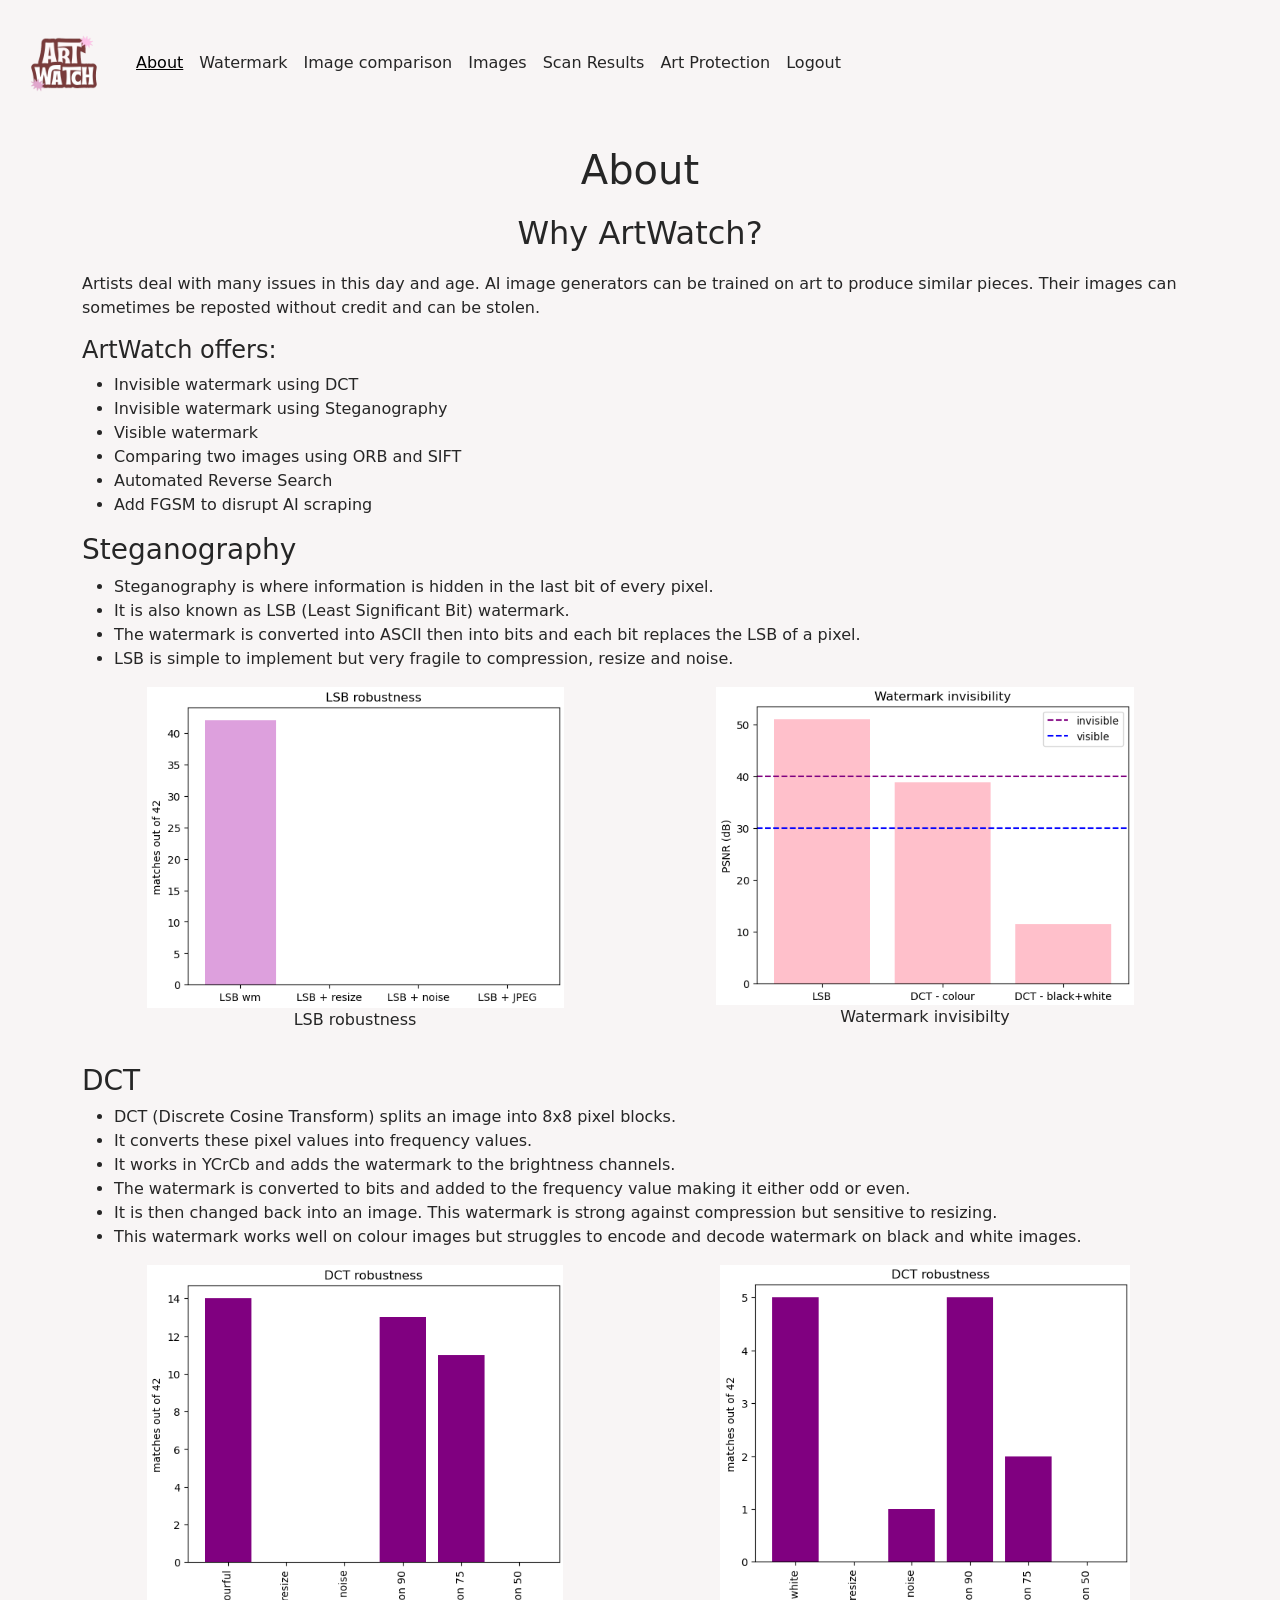
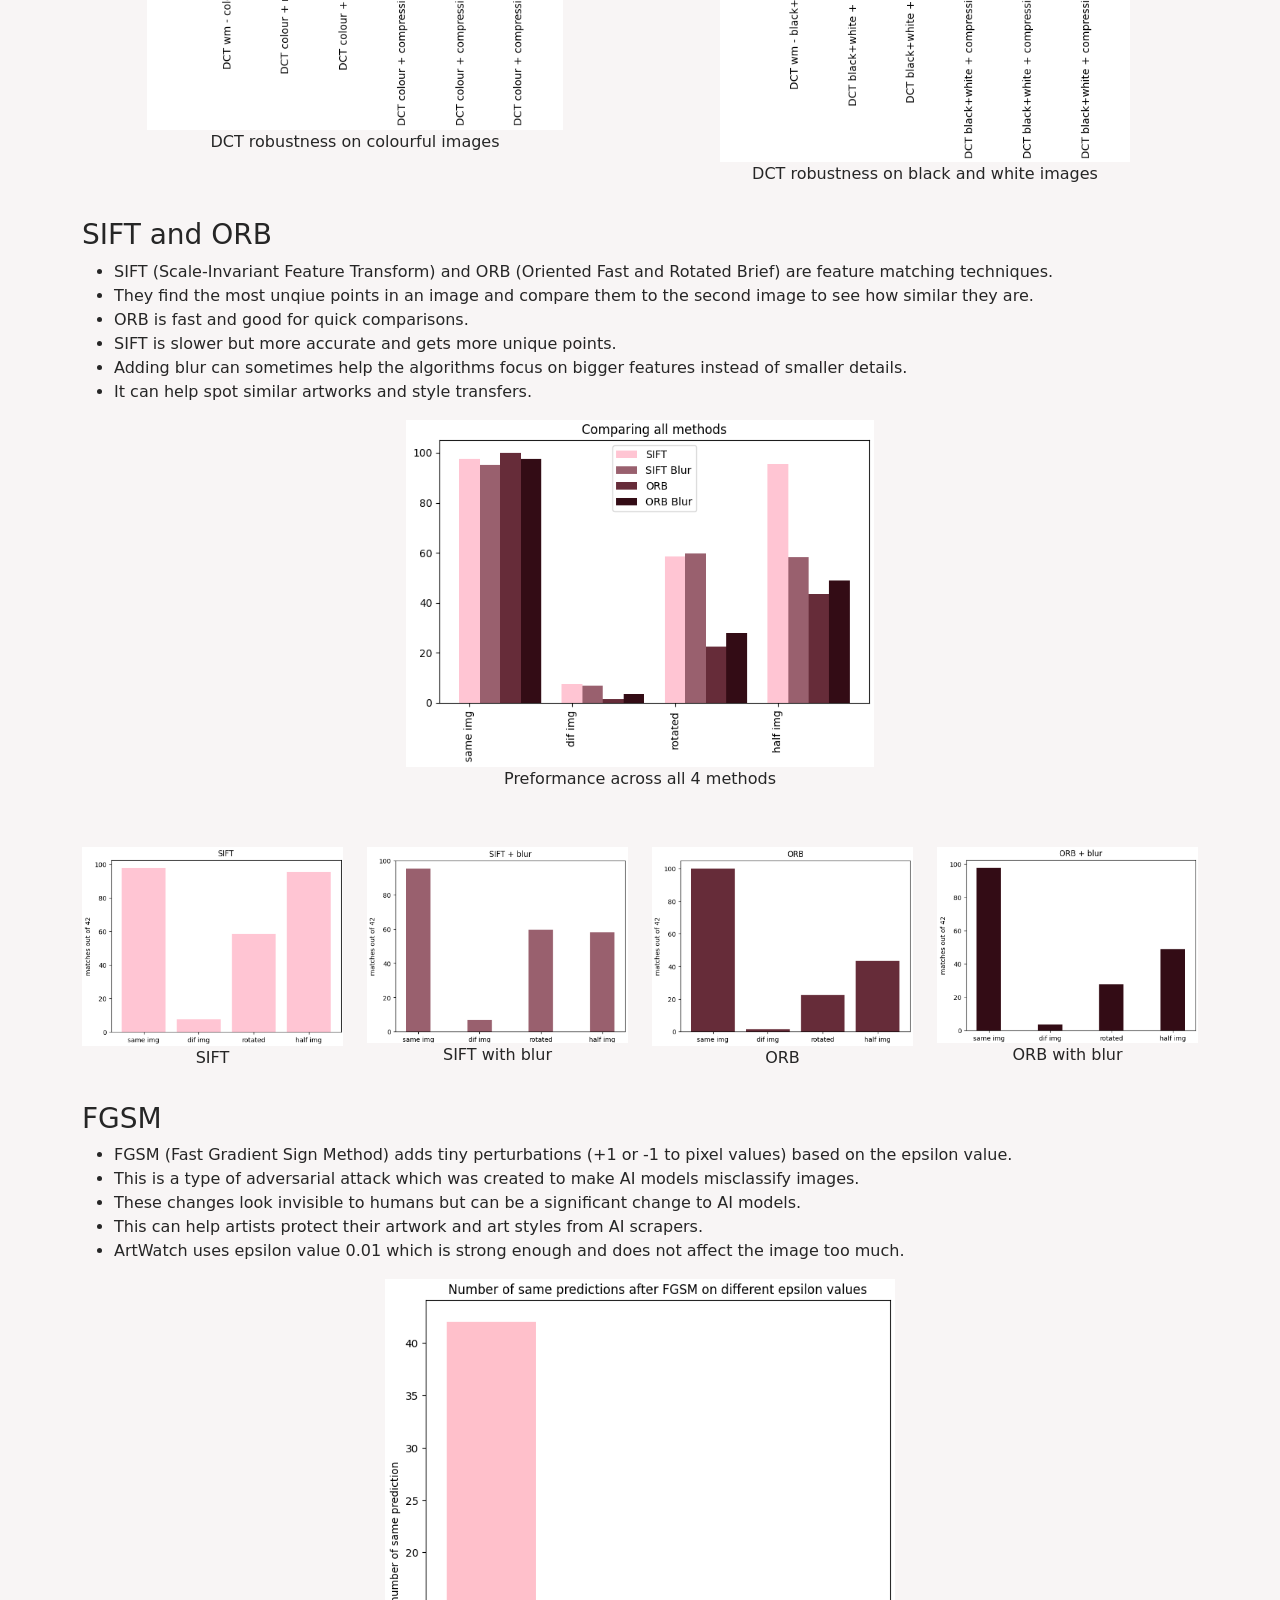
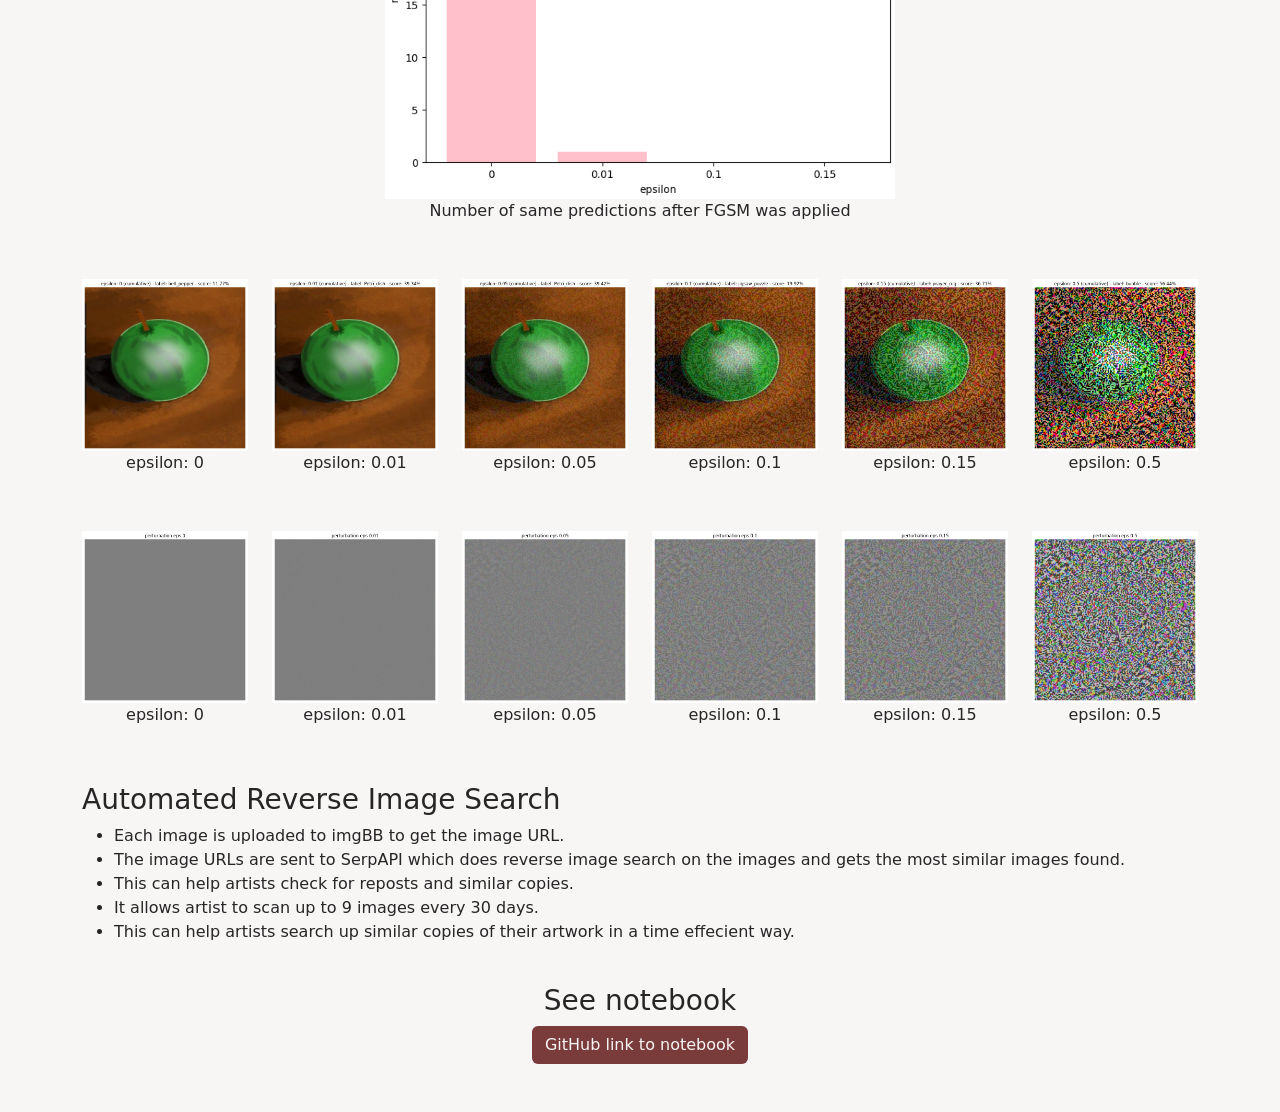
<file: about.html>
<!DOCTYPE html>
<html lang="en">
<head>
<meta charset="UTF-8">
<title>Art Watch</title>
<link href="https://cdn.jsdelivr.net/npm/bootstrap@5.3.8/dist/css/bootstrap.min.css" rel="stylesheet" integrity="sha384-sRIl4kxILFvY47J16cr9ZwB07vP4J8+LH7qKQnuqkuIAvNWLzeN8tE5YBujZqJLB" crossorigin="anonymous">
<script src="https://cdn.jsdelivr.net/npm/bootstrap@5.3.8/dist/js/bootstrap.bundle.min.js" integrity="sha384-FKyoEForCGlyvwx9Hj09JcYn3nv7wiPVlz7YYwJrWVcXK/BmnVDxM+D2scQbITxI" crossorigin="anonymous"></script>

<link rel="stylesheet" href="style.css">
</head>
<body>



<nav class="navbar navbar-expand-lg bg-body-tertiary">
  <div class="container-fluid">
    <a class="navbar-brand" href="index.html">
      <img src="images/logo.png" alt="Logo" height="100">
    </a>
    
    <div class="collapse navbar-collapse" id="navbarNav">
      <ul class="navbar-nav">
	  
        <li class="nav-item">
          <a class="nav-link active" aria-current="page" href="about.html">About</a>
        </li>
        <li class="nav-item">
          <a class="nav-link" href="wm.html">Watermark</a>
        </li>
        <li class="nav-item">
          <a class="nav-link" href="compare.html">Image comparison</a>
        </li>
        <li class="nav-item">
          <a class="nav-link" href="images.html">Images</a>
        </li>
		<li class="nav-item">
          <a class="nav-link" href="scan.html">Scan Results</a>
        </li>
        <li class="nav-item">
          <a class="nav-link" href="fgsm.html">Art Protection</a>
        </li>
		<li class="nav-item">
          <a class="nav-link" onclick="logout()">Logout</a>
        </li>
        <li class="nav-item" id="adminNav">
        </li>
      </ul>
    </div>
  </div>
</nav>



<h1>About</h1>
<div class="container">
<h2>Why ArtWatch?</h2>
<p>Artists deal with many issues in this day and age. 
  AI image generators can be trained on art to produce similar pieces. 
  Their images can sometimes be reposted without credit and can be stolen.</p>

  <h4>ArtWatch offers:</h4>
  <ul>
  <li>Invisible watermark using DCT</li>
  <li>Invisible watermark using Steganography</li>
  <li>Visible watermark</li>
  <li>Comparing two images using ORB and SIFT</li>
  <li>Automated Reverse Search</li>
  <li>Add FGSM to disrupt AI scraping</li>
  </ul>


<h3>Steganography</h3>
<ul>
  <li>Steganography is where information is hidden in the last bit of every pixel.</li>
  <li>It is also known as LSB (Least Significant Bit) watermark.</li>
  <li>The watermark is converted into ASCII then into bits and each bit replaces the LSB of a pixel.</li>
  <li>LSB is simple to implement but very fragile to compression, resize and noise.</li>
</ul>

<div class="row">
  <div class="col-md-6 mb-3">
    <img src="images/lsb-wm.png" class="img-fluid mx-auto d-block">
    <p class="text-center">LSB robustness</p>
  </div>
  <div class="col-md-6 mb-3">
    <img src="images/wm-graph.png" class="img-fluid mx-auto d-block">
    <p class="text-center">Watermark invisibilty</p>
  </div>
</div>


<h3>DCT</h3>
<ul>
  <li>DCT (Discrete Cosine Transform) splits an image into 8x8 pixel blocks.</li>
  <li>It converts these pixel values into frequency values.</li>
  <li>It works in YCrCb and adds the watermark to the brightness channels.</li>
  <li>The watermark is converted to bits and added to the frequency value making it either odd or even.</li>
  <li>It is then changed back into an image. This watermark is strong against compression but sensitive to resizing.</li>
  <li>This watermark works well on colour images but struggles to encode and decode watermark on black and white images.</li>
</ul>
<div class="row">
  <div class="col-md-6 mb-3">
    <img src="images/dct-wm-colour.png" class="img-fluid mx-auto d-block">
    <p class="text-center">DCT robustness on colourful images</p>
  </div>
  <div class="col-md-6 mb-3">
    <img src="images/dct-wm-bw.png" class="img-fluid mx-auto d-block">
    <p class="text-center">DCT robustness on black and white images</p>
  </div>
</div>


<h3>SIFT and ORB</h3>
<ul>
  <li>SIFT (Scale-Invariant Feature Transform) and ORB (Oriented Fast and Rotated Brief) are feature matching techniques.</li>
  <li>They find the most unqiue points in an image and compare them to the second image to see how similar they are.</li>
  <li>ORB is fast and good for quick comparisons.</li>
  <li>SIFT is slower but more accurate and gets more unique points.</li>
  <li>Adding blur can sometimes help the algorithms focus on bigger features instead of smaller details.</li>
  <li>It can help spot similar artworks and style transfers.</li>
</ul>

<div class="row">
  <div class="col-md-12 mb-3">
    <img src="images/all.png" class="img-fluid mx-auto d-block">
    <p class="text-center">Preformance across all 4 methods</p>
  </div>
</div>
<br>
<div class="row">
  <div class="col-md-3 mb-3">
    <img src="images/sift.png" class="img-fluid">
    <p class="text-center">SIFT</p>
  </div>
  <div class="col-md-3 mb-3">
    <img src="images/sift_blur.png" class="img-fluid">
    <p class="text-center">SIFT with blur</p>
  </div>
  <div class="col-md-3 mb-3">
    <img src="images/orb.png" class="img-fluid">
    <p class="text-center">ORB</p>
  </div>
  <div class="col-md-3 mb-3">
    <img src="images/orb_blur.png" class="img-fluid">
    <p class="text-center">ORB with blur</p>
  </div>
</div>



<h3>FGSM</h3>
<ul>
  <li>FGSM (Fast Gradient Sign Method) adds tiny perturbations (+1 or -1 to pixel values) based on the epsilon value.</li>
  <li>This is a type of adversarial attack which was created to make AI models misclassify images.</li>
  <li>These changes look invisible to humans but can be a significant change to AI models.</li>
  <li>This can help artists protect their artwork and art styles from AI scrapers.</li>
  <li>ArtWatch uses epsilon value 0.01 which is strong enough and does not affect the image too much.</li>
</ul>

<div class="row">
  <div class="col-md-12 mb-3">
    <img src="images/fgsm.png" class="img-fluid mx-auto d-block">
    <p class="text-center">Number of same predictions after FGSM was applied</p>
  </div>
</div>


<br>
<div class="row">
  <div class="col-md-2 mb-3">
    <img src="images/img1.png" class="img-fluid">
    <p class="text-center">epsilon: 0</p>
  </div>
  <div class="col-md-2 mb-3">
    <img src="images/img2.png" class="img-fluid">
    <p class="text-center">epsilon: 0.01</p>
  </div>
  <div class="col-md-2 mb-3">
    <img src="images/img3.png" class="img-fluid">
    <p class="text-center">epsilon: 0.05</p>
  </div>
  <div class="col-md-2 mb-3">
    <img src="images/img4.png" class="img-fluid">
    <p class="text-center">epsilon: 0.1</p>
  </div>
  <div class="col-md-2 mb-3">
    <img src="images/img5.png" class="img-fluid">
    <p class="text-center">epsilon: 0.15</p>
  </div>
  <div class="col-md-2 mb-3">
    <img src="images/img6.png" class="img-fluid">
    <p class="text-center">epsilon: 0.5</p>
  </div>
</div>


<br>
<div class="row">
  <div class="col-md-2 mb-3">
    <img src="images/fg1.png" class="img-fluid">
    <p class="text-center">epsilon: 0</p>
  </div>
  <div class="col-md-2 mb-3">
    <img src="images/fg2.png" class="img-fluid">
    <p class="text-center">epsilon: 0.01</p>
  </div>
  <div class="col-md-2 mb-3">
    <img src="images/fg3.png" class="img-fluid">
    <p class="text-center">epsilon: 0.05</p>
  </div>
  <div class="col-md-2 mb-3">
    <img src="images/fg4.png" class="img-fluid">
    <p class="text-center">epsilon: 0.1</p>
  </div>
  <div class="col-md-2 mb-3">
    <img src="images/fg5.png" class="img-fluid">
    <p class="text-center">epsilon: 0.15</p>
  </div>
  <div class="col-md-2 mb-3">
    <img src="images/fg6.png" class="img-fluid">
    <p class="text-center">epsilon: 0.5</p>
  </div>
</div>
<br>

<h3>Automated Reverse Image Search</h3>
<ul>
  <li>Each image is uploaded to imgBB to get the image URL.</li>
  <li>The image URLs are sent to SerpAPI which does reverse image search on the images and gets the most similar images found.</li>
  <li>This can help artists check for reposts and similar copies.</li>
  <li>It allows artist to scan up to 9 images every 30 days.</li>
  <li>This can help artists search up similar copies of their artwork in a time effecient way.</li>
</ul>
<br>

<div class="text-center">
<h3>See notebook</h3>
<a href="https://github.com/muiremoraes/fyp-notebook" target="_blank" class="btn btn-outline-primary">GitHub link to notebook</a>
</div>

<br><br>

</div>
<script>
  function logout() {
      localStorage.removeItem("token");
      window.location.href = "login.html";
    }
</script>
</body>
</html>
</file>
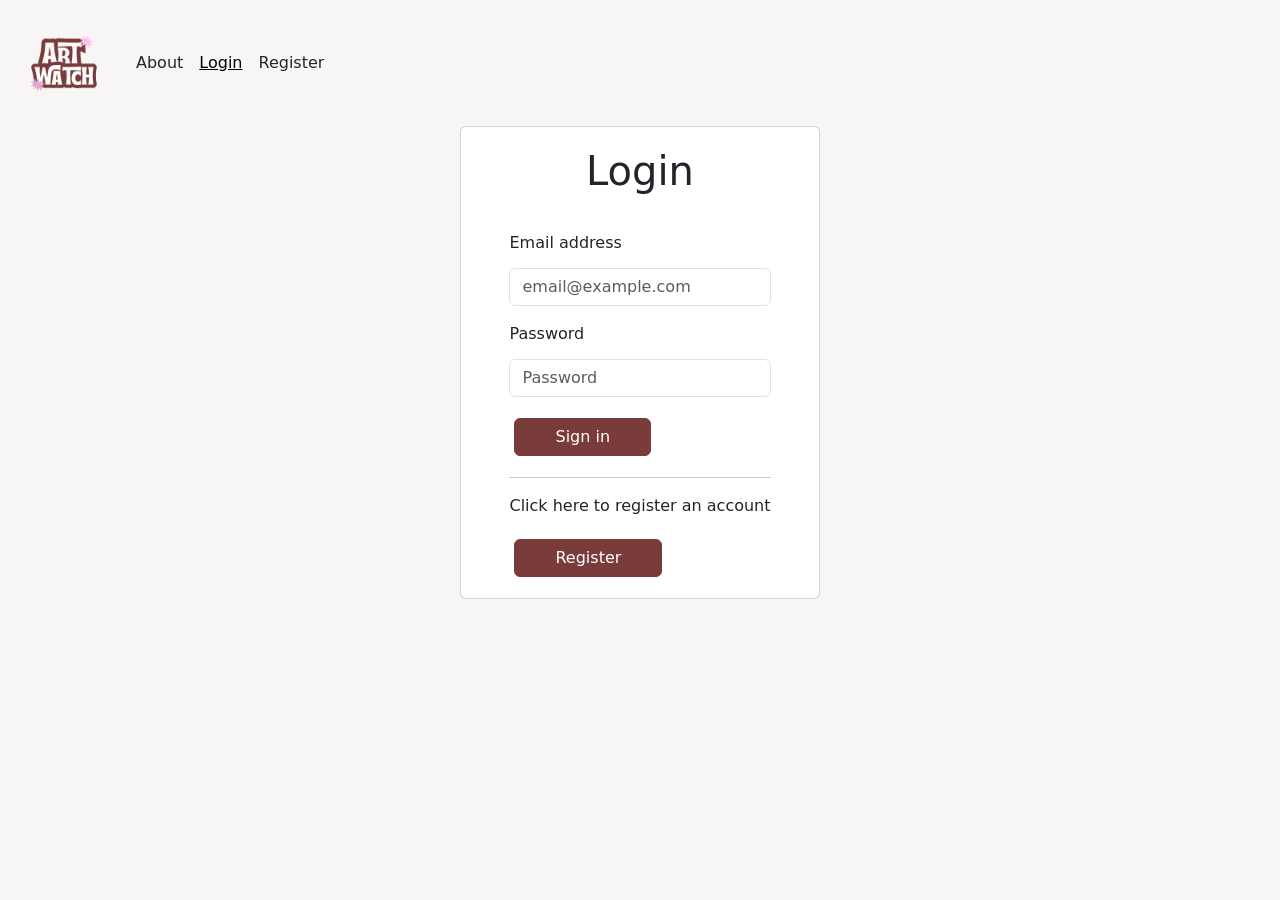
<file: admin.html>
<!DOCTYPE html>
<html lang="en">

<head>
    <meta charset="UTF-8">
    <title>Dashboard</title>
    <link href="https://cdn.jsdelivr.net/npm/bootstrap@5.3.8/dist/css/bootstrap.min.css" rel="stylesheet"
        integrity="sha384-sRIl4kxILFvY47J16cr9ZwB07vP4J8+LH7qKQnuqkuIAvNWLzeN8tE5YBujZqJLB" crossorigin="anonymous">
    <script src="https://cdn.jsdelivr.net/npm/bootstrap@5.3.8/dist/js/bootstrap.bundle.min.js"
        integrity="sha384-FKyoEForCGlyvwx9Hj09JcYn3nv7wiPVlz7YYwJrWVcXK/BmnVDxM+D2scQbITxI"
        crossorigin="anonymous"></script>

    <link rel="stylesheet" href="style.css">

</head>

<body>



    <nav class="navbar navbar-expand-lg bg-body-tertiary">
        <div class="container-fluid">
            <a class="navbar-brand" href="index.html">
                <img src="images/logo.png" alt="Logo" height="100">
            </a>

            <div class="collapse navbar-collapse" id="navbarNav">
                <ul class="navbar-nav">
                    <li class="nav-item">
                        <a class="nav-link" href="about.html">About</a>
                    </li>
                    <li class="nav-item">
                        <a class="nav-link" href="wm.html">Watermark</a>
                    </li>
                    <li class="nav-item">
                        <a class="nav-link" href="compare.html">Image comparison</a>
                    </li>
                    <li class="nav-item">
                        <a class="nav-link" href="images.html">Images</a>
                    </li>
                    <li class="nav-item">
                        <a class="nav-link" href="scan.html">Scan Results</a>
                    </li>
                    <li class="nav-item">
                        <a class="nav-link" href="fgsm.html">Art Protection</a>
                    </li>
                    <li class="nav-item">
                        <a class="nav-link" onclick="logout()">Logout</a>
                    </li>
                    <li class="nav-item" id="adminNav">
                    </li>
                </ul>
            </div>
        </div>
    </nav>


    <section>
        <h2>Users</h2>
        <p id="message"></p>
        <div id="users"></div>
    </section>



    <script>
        const token = localStorage.getItem("token");
        if (!token) window.location.href = "login.html";

        async function loadUsers() {
            const res = await fetch("http://localhost:5000/admin/users", {
                headers: {
                    "Authorization": "Bearer " + token
                },
            });


            if (res.status === 403) {
                document.getElementById("message").textContent = "Must be admin";
                return;
            }

            const users = await res.json();
            const div = document.getElementById("users");
            div.innerHTML = "";

            users.forEach(u => {
                const userDiv = document.createElement("div");
                userDiv.innerHTML =
                    `<p>${u.username} - ${u.email} - Images:[${u.num_images}] - Admin:${u.is_admin}</p>`;
                div.appendChild(userDiv)
            });
        }


        async function showAdminLink() {
            const res = await fetch("http://localhost:5000/check-perms", {
                headers: {
                    "Authorization": "Bearer " + token
                },
            });
            const data = await res.json();
            if (res.status === 413 || res.status === 429) {
                alert(data.message);
                return;
            }
            if (data.is_admin) {
                document.getElementById("adminNav").innerHTML = `<a class="nav-link active" aria-current="page" href="admin.html">Admin</a>`
            }
        }

        function logout() {
            localStorage.removeItem("token");
            window.location.href = "login.html";
        }
        showAdminLink();
        loadUsers();

    </script>

</body>

</html>
</file>
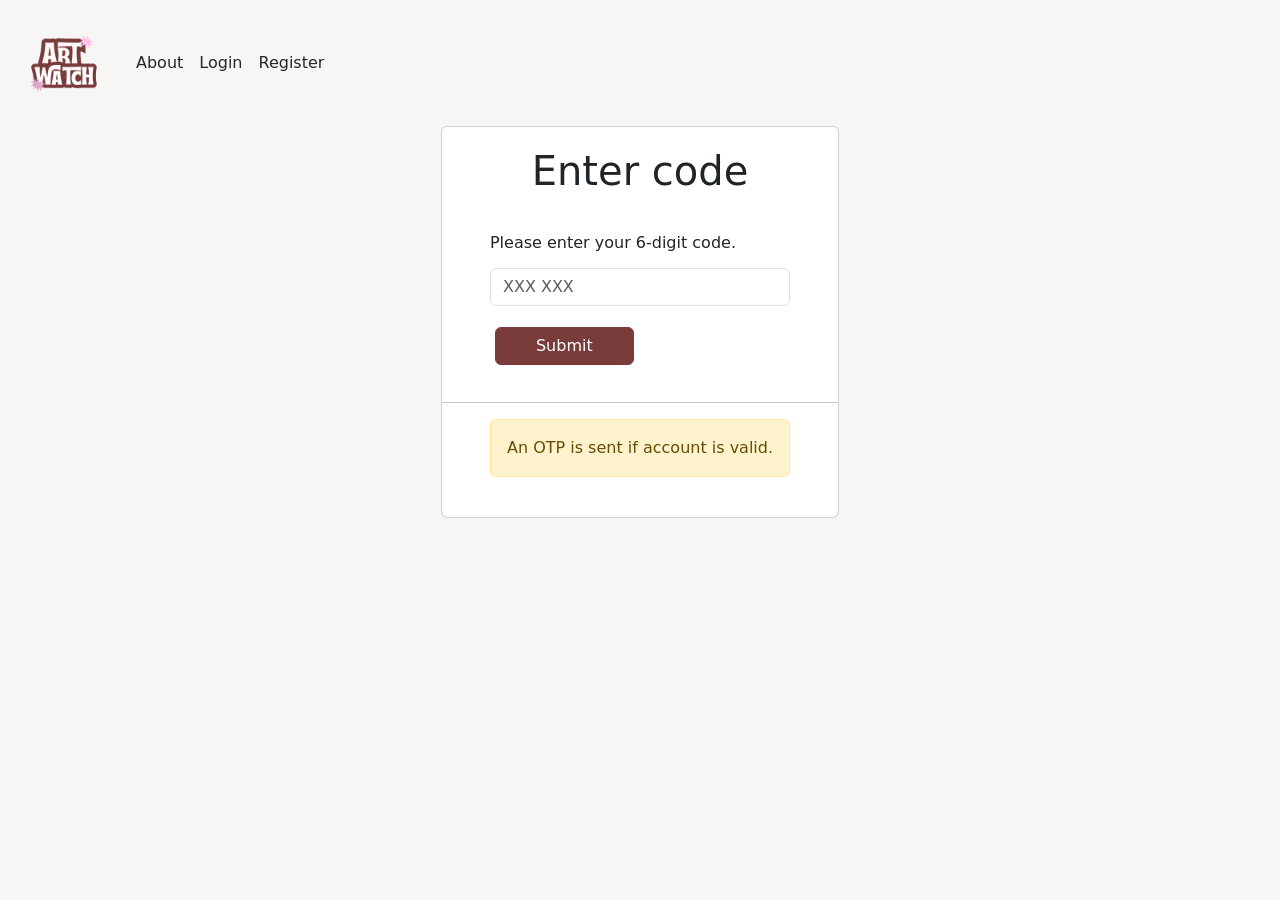
<file: check_otp.html>
<!DOCTYPE html>
<html lang="en">

<head>
  <meta charset="UTF-8">
  <title>OTP</title>
  <link href="https://cdn.jsdelivr.net/npm/bootstrap@5.3.8/dist/css/bootstrap.min.css" rel="stylesheet"
    integrity="sha384-sRIl4kxILFvY47J16cr9ZwB07vP4J8+LH7qKQnuqkuIAvNWLzeN8tE5YBujZqJLB" crossorigin="anonymous">
  <script src="https://cdn.jsdelivr.net/npm/bootstrap@5.3.8/dist/js/bootstrap.bundle.min.js"
    integrity="sha384-FKyoEForCGlyvwx9Hj09JcYn3nv7wiPVlz7YYwJrWVcXK/BmnVDxM+D2scQbITxI"
    crossorigin="anonymous"></script>

  <link rel="stylesheet" href="style.css">
</head>

<body>

  <nav class="navbar navbar-expand-lg bg-body-tertiary">
    <div class="container-fluid">
      <a class="navbar-brand" href="index.html">
        <img src="images/logo.png" alt="Logo" height="100">
      </a>

      <div class="collapse navbar-collapse" id="navbarNav">
        <ul class="navbar-nav">

          <li class="nav-item">
            <a class="nav-link" href="index.html">About</a>
          </li>
          <li class="nav-item">
            <a class="nav-link" href="login.html">Login</a>
          </li>
          <li class="nav-item">
            <a class="nav-link" href="register.html">Register</a>
          </li>
        </ul>
      </div>
    </div>
  </nav>




  <div class="card-center">
    <div class="card">
      <h1>Enter code</h1>
      <form class="px-5 py-3" onsubmit="event.preventDefault(); checkOtp();">
        <div class="mb-3">
          <label for="otp" class="form-label">Please enter your 6-digit code.</label>
          <input type="text" class="form-control" id="otp" placeholder="XXX XXX" maxlength="6">
        </div>
        <p id="otpMsg"></p>
        <button type="submit" class="btn btn-primary">Submit</button>
      </form>

      <hr>
      <div class="alert alert-warning mx-5" role="alert">
        An OTP is sent if account is valid.
      </div>
      <br>
    </div>
  </div>


  <script>
    async function checkOtp() {

      const email = localStorage.getItem("pendingEmail");
      const code = document.getElementById("otp").value;

      if (!email) {
        document.getElementById("otpMsg").innerText = "Please login first";
        window.location.href = "login.html";
        return;
      }

      const res = await fetch("http://localhost:5000/check_otp", { //send POST request to endpoint
        method: "POST",
        headers: { "Content-Type": "application/json" },
        body: JSON.stringify({ email, code })
      });
      const data = await res.json();
      if (res.status === 413 || res.status === 429) {
        alert(data.message);
        return;
      }
      if (res.status === 200) { //if 200
        localStorage.setItem("token", data.token); //store jwt
        localStorage.removeItem("pendingEmail")
        window.location.href = "wm.html";
      } else {
        document.getElementById("otpMsg").innerText = data.message; //else print msg
      }
    }

  </script>
</body>

</html>
</file>
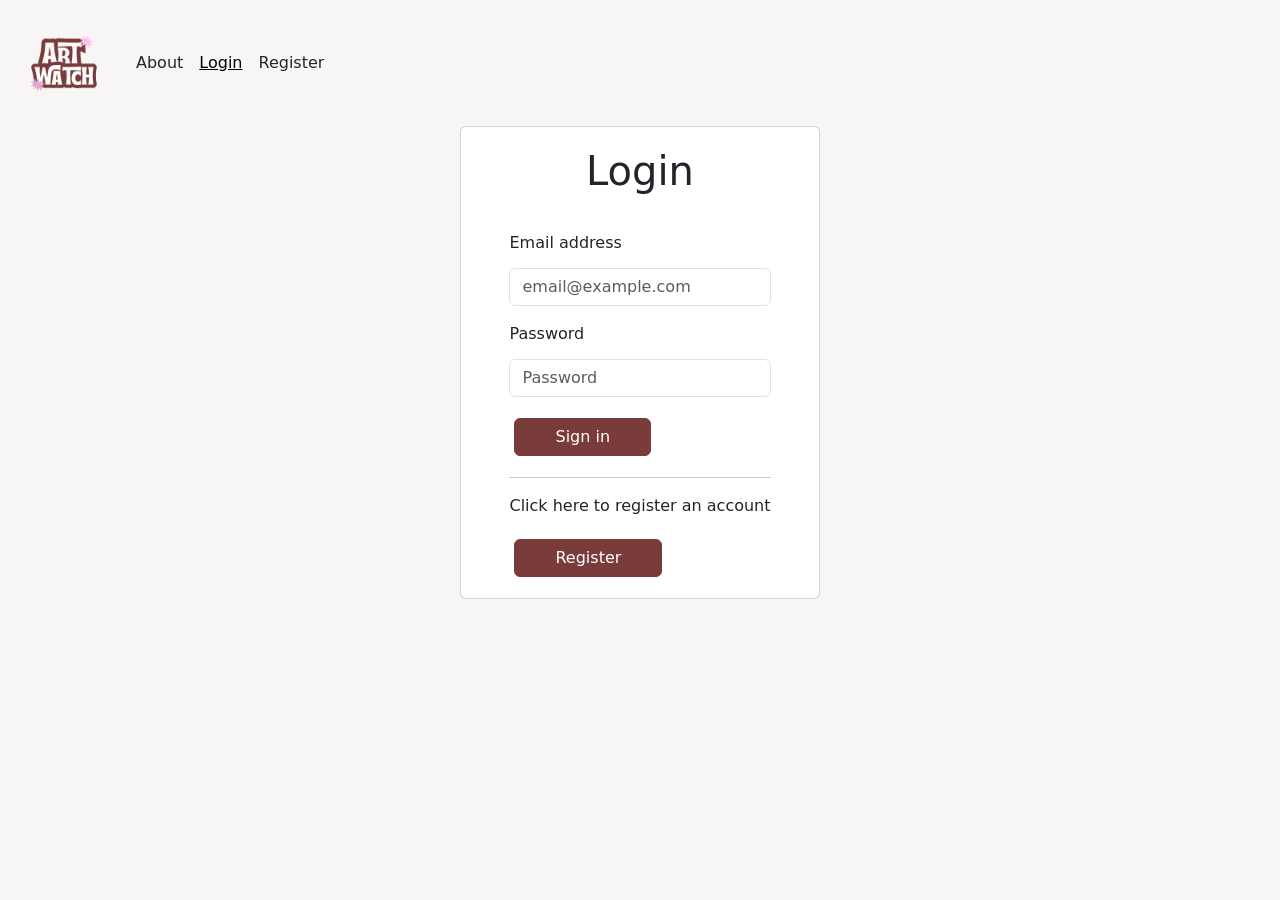
<file: compare.html>
<!DOCTYPE html>
<html lang="en">

<head>
    <meta charset="UTF-8">
    <title>Dashboard</title>
    <link href="https://cdn.jsdelivr.net/npm/bootstrap@5.3.8/dist/css/bootstrap.min.css" rel="stylesheet"
        integrity="sha384-sRIl4kxILFvY47J16cr9ZwB07vP4J8+LH7qKQnuqkuIAvNWLzeN8tE5YBujZqJLB" crossorigin="anonymous">
    <script src="https://cdn.jsdelivr.net/npm/bootstrap@5.3.8/dist/js/bootstrap.bundle.min.js"
        integrity="sha384-FKyoEForCGlyvwx9Hj09JcYn3nv7wiPVlz7YYwJrWVcXK/BmnVDxM+D2scQbITxI"
        crossorigin="anonymous"></script>

    <link rel="stylesheet" href="style.css">

</head>

<body>



    <nav class="navbar navbar-expand-lg bg-body-tertiary">
        <div class="container-fluid">
            <a class="navbar-brand" href="index.html">
                <img src="images/logo.png" alt="Logo" height="100">
            </a>

            <div class="collapse navbar-collapse" id="navbarNav">
                <ul class="navbar-nav">
                    <li class="nav-item">
                        <a class="nav-link" href="about.html">About</a>
                    </li>
                    <li class="nav-item">
                        <a class="nav-link" href="wm.html">Watermark</a>
                    </li>
                    <li class="nav-item">
                        <a class="nav-link active" aria-current="page" href="compare.html">Image comparison</a>
                    </li>
                    <li class="nav-item">
                        <a class="nav-link" href="images.html">Images</a>
                    </li>
                    <li class="nav-item">
                        <a class="nav-link" href="scan.html">Scan Results</a>
                    </li>
                    <li class="nav-item">
                        <a class="nav-link" href="fgsm.html">Art Protection</a>
                    </li>
                    <li class="nav-item">
                        <a class="nav-link" onclick="logout()">Logout</a>
                    </li>
                </ul>
            </div>
        </div>
    </nav>

    <div class="container">
        <section>
            <h2>Compare Image</h2>
        </section>

        <section>
            <h3>Upload Image</h3>
            <input type="file" id="img1" />
            <input type="file" id="img2" />
        </section>

        <section>
            <h2>Preview</h2>
            <img id="preview1" src="" accept="image/*">
            <img id="preview2" src="" accept="image/*">
        </section>

        <div class="center">
            <button class="btn btn-outline-primary" onClick="getScore()">Get Score</button>
        </div>
        <p class="text-center" id="score"></p>

        <div class="container">
            <div class="alert alert-warning mx-4 text-center" role="alert">
                Comparison works best on similar images. Heavily edited images may not be detected.
            </div>
        </div>

        <section>
            <h2>Results</h2>
            <hr>
            <div id="results"></div>
        </section>





        <script>
            const token = localStorage.getItem("token");
            if (!token) window.location.href = "login.html";

            document.getElementById("img1").addEventListener("change", (e) => uploadCompareImage(e.target.files[0], true));
            document.getElementById("img2").addEventListener("change", (e) => uploadCompareImage(e.target.files[0], false));

            async function uploadCompareImage(file, isFirst) { //upload either slot 1 or slot 2
                if (!file) return;

                const formData = new FormData();
                formData.append("file", file);

                const res = await fetch(`http://localhost:5000/upload-to_compare?first_img=${isFirst}`, {
                    method: "POST",
                    body: formData,
                    headers: {
                        "Authorization": "Bearer " + token
                    }
                });

                const data = await res.json();
                if (data.error) {
                    document.getElementById("score").innerText = data.error;
                    return;
                }
                //local preview from the selected file
                const previewId = isFirst ? "preview1" : "preview2";
                document.getElementById(previewId).src = URL.createObjectURL(file);
            }

            async function getScore() { //run all 4 comparison methods
                const res = await fetch("http://localhost:5000/compare", {
                    method: "POST",
                    headers: {
                        "Authorization": "Bearer " + token
                    }
                });

                const data = await res.json();
                if (res.status === 413 || res.status === 429) {
                    alert(data.message);
                    return;
                }
                if (data.error) {
                    document.getElementById("score").innerText = data.error;
                    return;
                }

                document.getElementById("score").innerText = "";
                const container = document.getElementById("results");
                container.innerHTML = "";

                //render each method's result
                for (const [name, result] of Object.entries(data)) {
                    const div = document.createElement("div");
                    div.className = "result-block";

                    if (result.error) {
                        div.innerHTML = `<h4>${name}</h4><p>${result.error}</p>`;
                    } else {
                        const imgUrl = result.image_url.startsWith("http")
                            ? result.image_url
                            : `http://localhost:5000${result.image_url.startsWith("/") ? "" : "/"}${result.image_url}`;
                        div.innerHTML = `
                <h4>${name}</h4>
                <p>Similarity: ${result.score.toFixed(2)}% = ${result.match ? "Match" : "No match"}</p>
                <img src="${imgUrl}" alt="${name}">
                <hr>
                <br><br>
            `;
                    }
                    container.appendChild(div);
                }
            }

            function logout() {
                localStorage.removeItem("token");
                window.location.href = "login.html";
            }


        </script>

    </div>
</body>

</html>
</file>
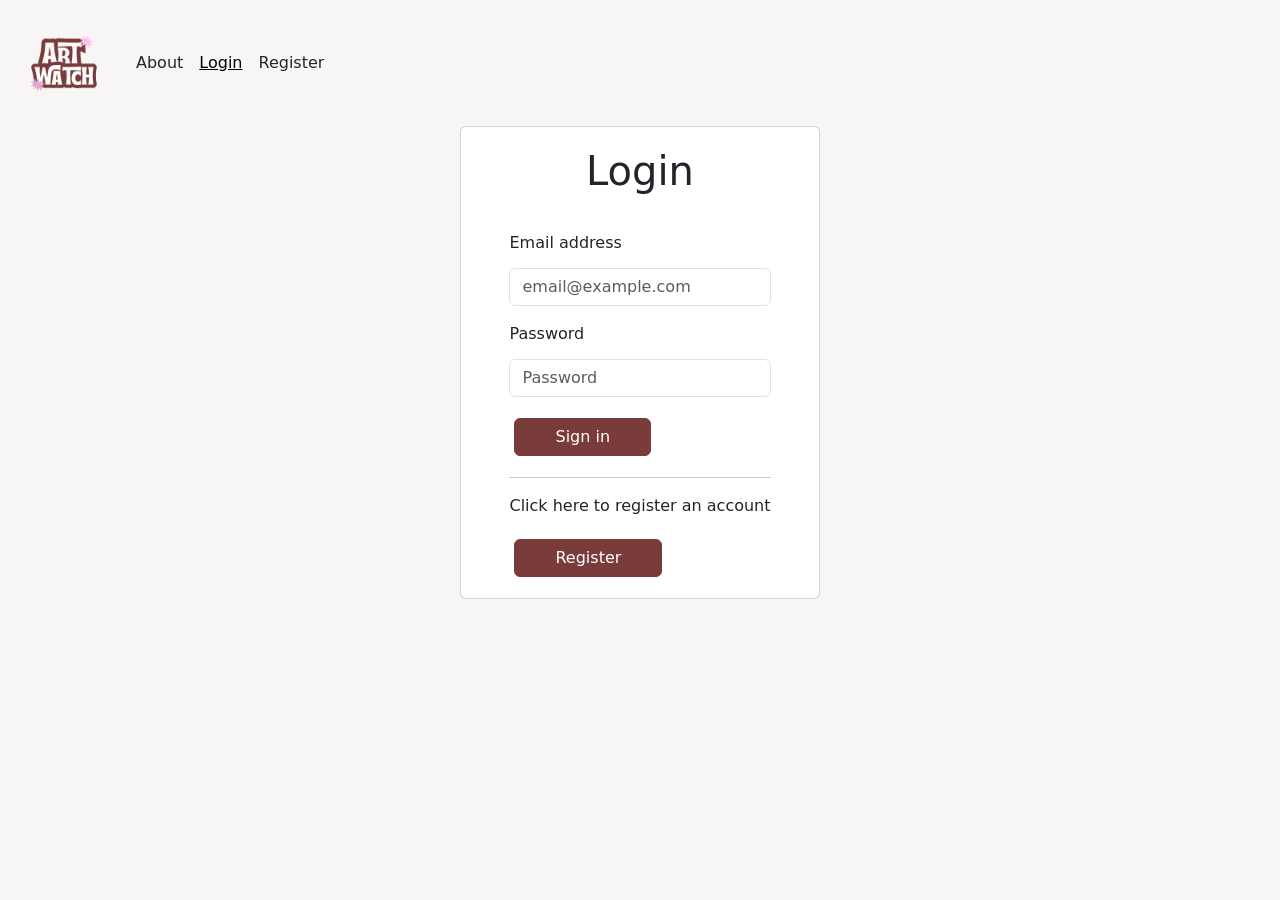
<file: fgsm.html>
<!DOCTYPE html>
<html lang="en">

<head>
  <meta charset="UTF-8">
  <title>Dashboard</title>
  <link href="https://cdn.jsdelivr.net/npm/bootstrap@5.3.8/dist/css/bootstrap.min.css" rel="stylesheet"
    integrity="sha384-sRIl4kxILFvY47J16cr9ZwB07vP4J8+LH7qKQnuqkuIAvNWLzeN8tE5YBujZqJLB" crossorigin="anonymous">
  <script src="https://cdn.jsdelivr.net/npm/bootstrap@5.3.8/dist/js/bootstrap.bundle.min.js"
    integrity="sha384-FKyoEForCGlyvwx9Hj09JcYn3nv7wiPVlz7YYwJrWVcXK/BmnVDxM+D2scQbITxI"
    crossorigin="anonymous"></script>

  <link rel="stylesheet" href="style.css">

</head>

<body>



  <nav class="navbar navbar-expand-lg bg-body-tertiary">
    <div class="container-fluid">
      <a class="navbar-brand" href="index.html">
        <img src="images/logo.png" alt="Logo" height="100">
      </a>

      <div class="collapse navbar-collapse" id="navbarNav">
        <ul class="navbar-nav">
          <li class="nav-item">
            <a class="nav-link" href="about.html">About</a>
          </li>
          <li class="nav-item">
            <a class="nav-link" href="wm.html">Watermark</a>
          </li>
          <li class="nav-item">
            <a class="nav-link" href="compare.html">Image comparison</a>
          </li>
          <li class="nav-item">
            <a class="nav-link" href="images.html">Images</a>
          </li>
          <li class="nav-item">
            <a class="nav-link" href="scan.html">Scan Results</a>
          </li>
          <li class="nav-item">
            <a class="nav-link active" aria-current="page" href="fgsm.html">Art Protection</a>
          </li>
          <li class="nav-item">
            <a class="nav-link" onclick="logout()">Logout</a>
          </li>
        </ul>
      </div>
    </div>
  </nav>


  <section>
    <h2>Upload Image</h2>
    <input type="file" id="fileInput" accept="image/*">
  </section>


  <div class="center">
    <div class="btn-group" role="group">
      <button class="btn btn-outline-primary" onclick="addFGSM()">Add FGSM</button>
      <button class="btn btn-outline-primary" onclick="downloadFGSM()" id="downloadFGSM">Download</button>
    </div>
    <br>
  </div>


  <p class="text-center" id="message"></p>

  <div class="container">
        <div class="alert alert-warning mx-4 text-center" role="alert">
            FGSM perturbations have been tested agasint MobileNetV2 using ImageNet classifier and may not respond the same on other models.
        </div>
    </div>


  <section>
    <h2>Preview</h2>
    <img id="preview-fgsm" src="" accept="image/*">
  </section>

  <section>
    <h2>Scores</h2>
    <p>Before FGSM:<span id="og_guess"></span></p>
    <p>After FGSM:<span id="adv_guess"></span></p>
  </section>



  <script>
    const token = localStorage.getItem("token");
    if (!token) window.location.href = "login.html";

    let uploadedFile = null;
    let protectBase64 = null;

    document.getElementById("fileInput").addEventListener("change", (e) => {
      uploadedFile = e.target.files[0];
    });

    async function addFGSM() {
      if (!uploadedFile) {
        document.getElementById("message").innerText = "Upload an image first"; return;
      }
      document.getElementById("message").innerText = "Please wait";

      const formData = new FormData();
      formData.append("file", uploadedFile);

      const res = await fetch("http://localhost:5000/add-fgsm", {
        method: "POST",
        body: formData,
        headers: {
          "Authorization": "Bearer " + token
        },
      });
      const data = await res.json();
      if (res.status === 413 || res.status === 429) {
        alert(data.message);
        return;
      }

      if (!res.ok) {
        document.getElementById("message").innerText = data.message || "Error";
        return;
      }

      protectBase64 = data.image_base64;

      document.getElementById("og_guess").innerText = `${data.orignal.label} - ${data.orignal.confidence}%`;
      document.getElementById("adv_guess").innerText = `${data["after FGSM"].label} - ${data["after FGSM"].confidence}%`;

      document.getElementById("preview-fgsm").src = "data:image/png;base64," + protectBase64;

      document.getElementById("downloadFGSM").disabled = false;
      document.getElementById("message").innerText = "Click to download image";

    }


    async function downloadFGSM() {
      if (!protectBase64) { alert("Upload an image first"); return; }

      const binary = atob(protectBase64);
      const bytes = new Uint8Array(binary.length);
      for (let i = 0; i < binary.length; i++) bytes[i] = binary.charCodeAt(i);

      const blob = new Blob([bytes], { type: "image/png" });

      const url = window.URL.createObjectURL(blob);
      const link = document.createElement("a");
      link.href = url;
      link.download = "image.png";
      link.click();
      window.URL.revokeObjectURL(url); //clears temp link
    }


    function logout() {
      localStorage.removeItem("token");
      window.location.href = "login.html";
    }


  </script>

</body>

</html>
</file>
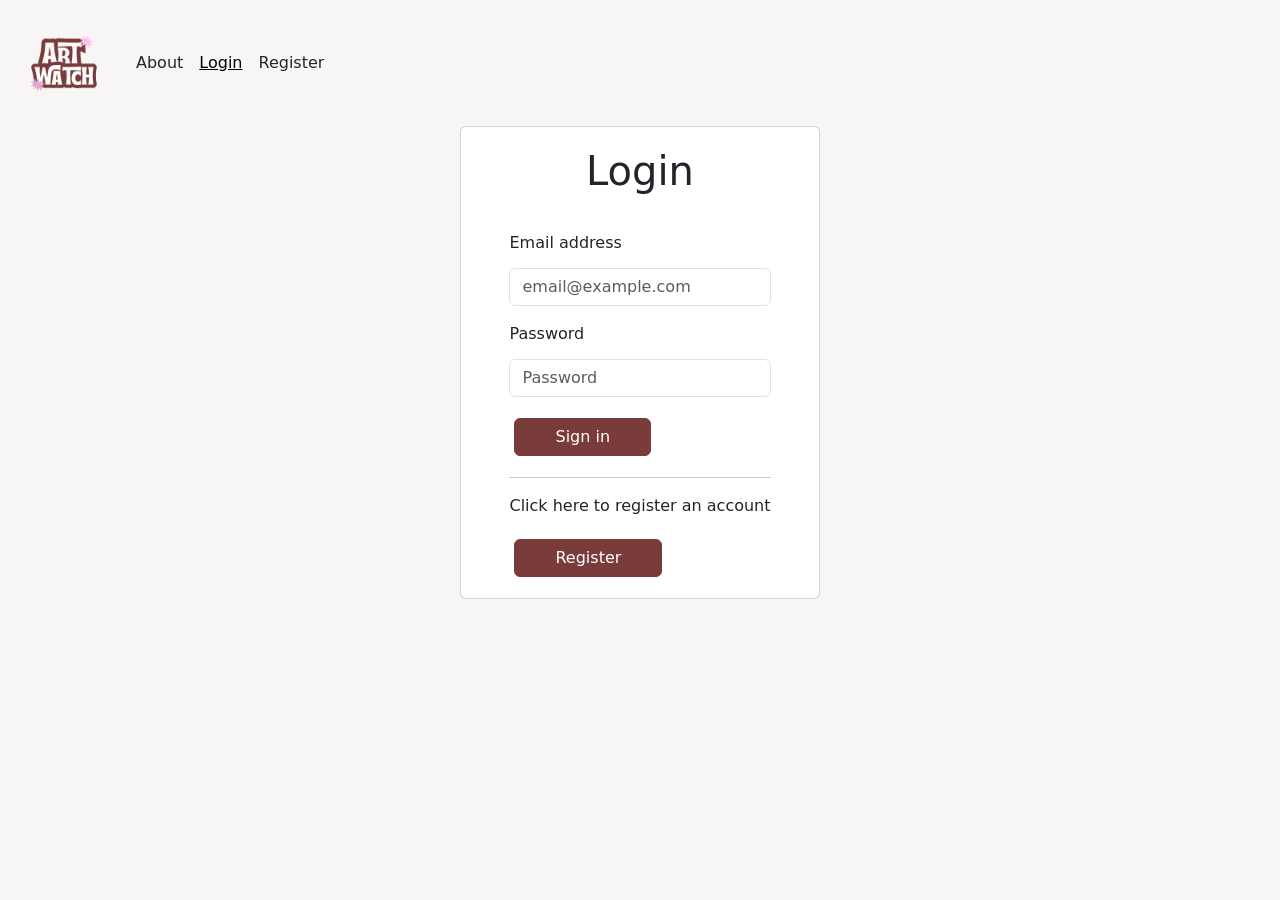
<file: images.html>
<!DOCTYPE html>
<html lang="en">

<head>
  <meta charset="UTF-8">
  <title>Dashboard</title>
  <link href="https://cdn.jsdelivr.net/npm/bootstrap@5.3.8/dist/css/bootstrap.min.css" rel="stylesheet"
    integrity="sha384-sRIl4kxILFvY47J16cr9ZwB07vP4J8+LH7qKQnuqkuIAvNWLzeN8tE5YBujZqJLB" crossorigin="anonymous">
  <script src="https://cdn.jsdelivr.net/npm/bootstrap@5.3.8/dist/js/bootstrap.bundle.min.js"
    integrity="sha384-FKyoEForCGlyvwx9Hj09JcYn3nv7wiPVlz7YYwJrWVcXK/BmnVDxM+D2scQbITxI"
    crossorigin="anonymous"></script>

  <link rel="stylesheet" href="style.css">

</head>

<body>



  <nav class="navbar navbar-expand-lg bg-body-tertiary">
    <div class="container-fluid">
      <a class="navbar-brand" href="index.html">
        <img src="images/logo.png" alt="Logo" height="100">
      </a>

      <div class="collapse navbar-collapse" id="navbarNav">
        <ul class="navbar-nav">
          <li class="nav-item">
            <a class="nav-link" href="about.html">About</a>
          </li>
          <li class="nav-item">
            <a class="nav-link" href="wm.html">Watermark</a>
          </li>
          <li class="nav-item">
            <a class="nav-link" href="compare.html">Image comparison</a>
          </li>
          <li class="nav-item">
            <a class="nav-link active" aria-current="page" href="images.html">Images</a>
          </li>
          <li class="nav-item">
            <a class="nav-link" href="scan.html">Scan Results</a>
          </li>
          <li class="nav-item">
            <a class="nav-link" href="fgsm.html">Art Protection</a>
          </li>
          <li class="nav-item">
            <a class="nav-link" onclick="logout()">Logout</a>
          </li>
        </ul>
      </div>
    </div>
  </nav>

  <div class="container">
    <section>
      <h2>Upload Image</h2>
      <input type="file" id="fileInput"> <!--select image and send it-->
    </section>

    <p class="text-center" id="message"></p>

    <section>
      <h2>Scan Images</h2>
      <p>Reverse search to see if your has been reposted online / similar art style. One scan every 30 days.</p>
      <button id="scanBtn" class="btn btn-outline-primary">Scan</button>
    </section>


    <section>
      <h2>Gallery</h2>
      <div id="gallery" class="row"></div>
    </section>

  </div>

  <script>
    const token = localStorage.getItem("token");
    if (!token) window.location.href = "login.html";


    document.getElementById("fileInput").addEventListener("change", async (e) => { //listens for file 
      const file = e.target.files[0];
      if (!file) return;

      const formData = new FormData(); //sends file 
      formData.append("file", file);

      const res = await fetch("http://localhost:5000/upload", {
        method: "POST",
        headers: {
          "Authorization": "Bearer " + token
        },
        body: formData
      });

      const data = await res.json(); //returns hashed file
       if (res.status === 413 || res.status === 429) {
        alert(data.message);
        return;
      }

      if(!res.ok){
        document.getElementById("message").innerText = data.error;
        return;
      }
      
      document.getElementById("message").innerText="";
      loadImages();
    });


    document.getElementById("scanBtn").addEventListener("click", async () => {
      const res = await fetch("http://localhost:5000/scan", {
        method: "POST",
        headers: {
          "Authorization": "Bearer " + token
        },
      });
      const data = await res.json();
       if (res.status === 413 || res.status === 429) {
        alert(data.message);
        return;
      }

      if (res.ok) {
        alert(data.message);
      } else {
        alert((data.error || "scan failed"))
      }
    })


    async function loadImages() {

      const res = await fetch("http://localhost:5000/user-images", {
        headers: {
          "Authorization": "Bearer " + token
        },
      });

      const data = await res.json();
      if (res.status === 413 || res.status === 429) {
        alert(data.message);
        return;
      }
      const gallery = document.getElementById("gallery");
      gallery.innerHTML = "";

      data.images.forEach(img => {
        const div = document.createElement("div");
        div.className = "col-md-4 mb-4";

        div.innerHTML = `
      <img src="${img.url}" class="image-lib">
      <br>
      <button onclick="deleteImage(${img.id})"> Delete </button> 
      <br>
      `;

        gallery.appendChild(div);

      })
    }

    async function deleteImage(id) {
      await fetch(`http://localhost:5000/delete/${id}`, {
        method: "DELETE",
        headers: {
          "Authorization": "Bearer " + token
        }
      })
      loadImages();
    }



    function logout() {
      localStorage.removeItem("token");
      window.location.href = "login.html";
    }

    loadImages();
  </script>

</body>

</html>
</file>
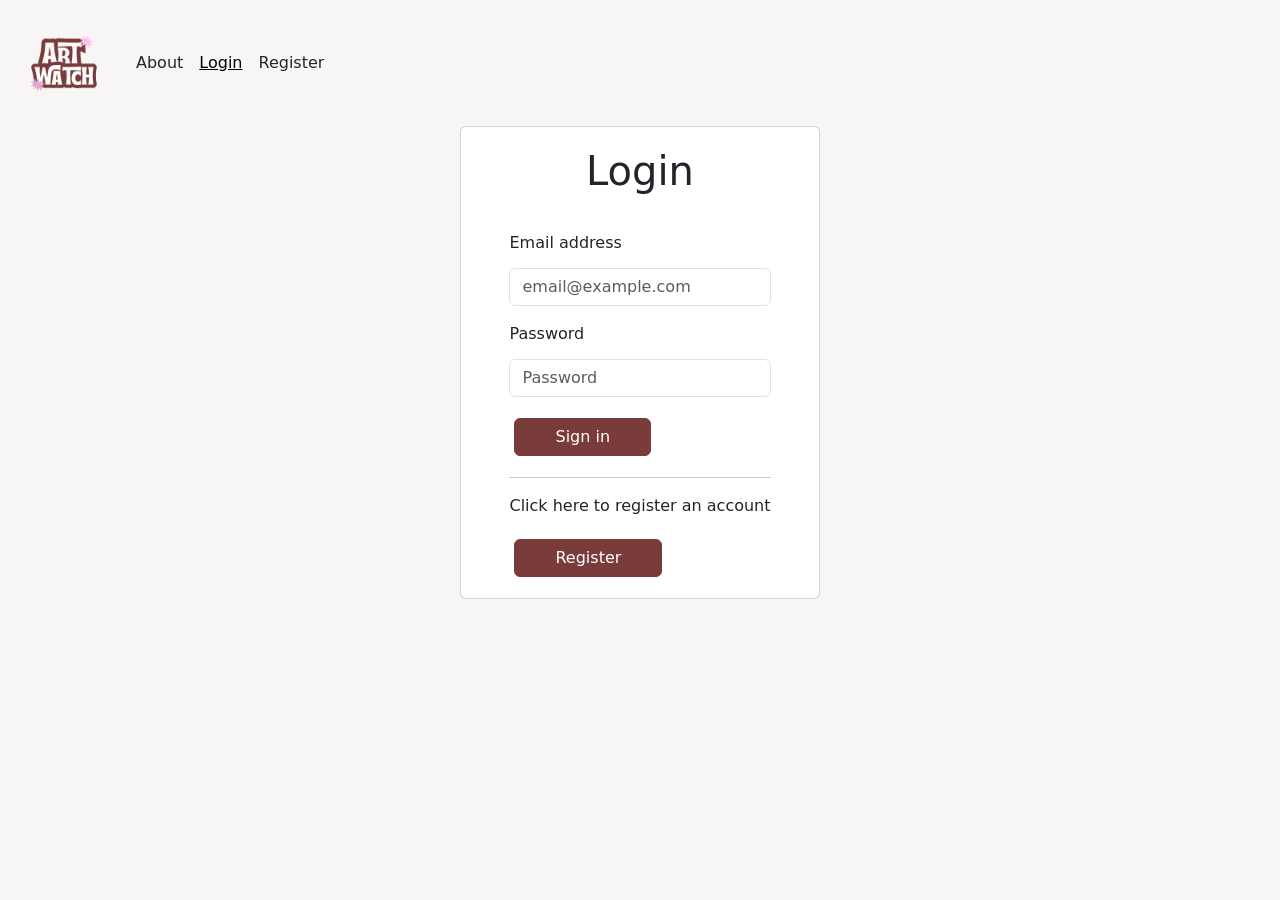
<file: login.html>
<!DOCTYPE html>
<html lang="en">

<head>
  <meta charset="UTF-8">
  <title>Login</title>
  <link href="https://cdn.jsdelivr.net/npm/bootstrap@5.3.8/dist/css/bootstrap.min.css" rel="stylesheet"
    integrity="sha384-sRIl4kxILFvY47J16cr9ZwB07vP4J8+LH7qKQnuqkuIAvNWLzeN8tE5YBujZqJLB" crossorigin="anonymous">
  <script src="https://cdn.jsdelivr.net/npm/bootstrap@5.3.8/dist/js/bootstrap.bundle.min.js"
    integrity="sha384-FKyoEForCGlyvwx9Hj09JcYn3nv7wiPVlz7YYwJrWVcXK/BmnVDxM+D2scQbITxI"
    crossorigin="anonymous"></script>

  <link rel="stylesheet" href="style.css">
</head>

<body>

  <nav class="navbar navbar-expand-lg bg-body-tertiary">
    <div class="container-fluid">
      <a class="navbar-brand" href="index.html">
        <img src="images/logo.png" alt="Logo" height="100">
      </a>

      <div class="collapse navbar-collapse" id="navbarNav">
        <ul class="navbar-nav">

          <li class="nav-item">
            <a class="nav-link" href="index.html">About</a>
          </li>
          <li class="nav-item">
            <a class="nav-link active" aria-current="page">Login</a>
          </li>
          <li class="nav-item">
            <a class="nav-link" href="register.html">Register</a>
          </li>
        </ul>
      </div>
    </div>
  </nav>




  <div class="card-center">
    <div class="card">
      <h1>Login</h1>
      <form class="px-5 py-3" onsubmit="event.preventDefault(); loginUser();">
        <div class="mb-3">
          <label for="exampleDropdownFormEmail1" class="form-label">Email address</label>
          <input type="email" class="form-control" id="email" placeholder="email@example.com">
        </div>
        <div class="mb-3">
          <label for="exampleDropdownFormPassword1" class="form-label">Password</label>
          <input type="password" class="form-control" id="password" placeholder="Password">
        </div>
        <p id="loginMsg"></p>
        <button type="submit" class="btn btn-primary"> Sign in</button>
        <hr>
        <p>Click here to register an account</p>
        <button type="button" class="btn btn-primary" onclick="location.href='register.html'">Register</button>
      </form>
    </div>
  </div>


  <script>
    async function loginUser() {

      const email = document.getElementById("email").value; //get values
      const password = document.getElementById("password").value;

      const res = await fetch("http://localhost:5000/login", { //send POST request to endpoint
        method: "POST",
        headers: { "Content-Type": "application/json" },
        body: JSON.stringify({ email, password })
      });
      const data = await res.json();
      if (res.status === 413 || res.status === 429) {
        alert(data.message);
        return;
      }

      if (res.status === 200) { //if 200
        localStorage.setItem("pendingEmail", email); //store jwt
        window.location.href = "check_otp.html";
      } else {
        document.getElementById("loginMsg").innerText = data.message; //else print msg
      }
    }
  </script>
</body>

</html>
</file>
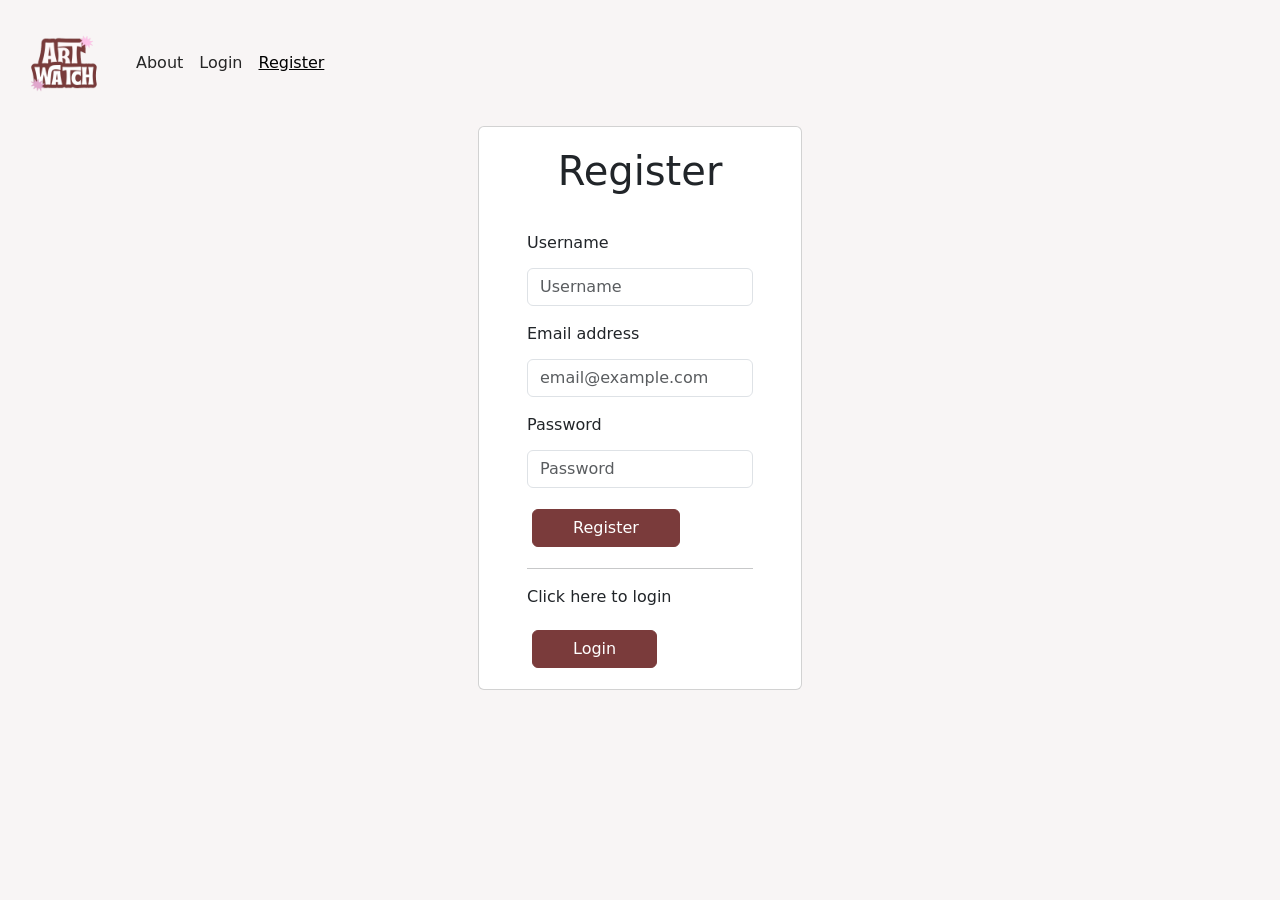
<file: register.html>
<!DOCTYPE html>
<html lang="en">

<head>
  <meta charset="UTF-8">
  <title>Register</title>
  <link href="https://cdn.jsdelivr.net/npm/bootstrap@5.3.8/dist/css/bootstrap.min.css" rel="stylesheet"
    integrity="sha384-sRIl4kxILFvY47J16cr9ZwB07vP4J8+LH7qKQnuqkuIAvNWLzeN8tE5YBujZqJLB" crossorigin="anonymous">
  <script src="https://cdn.jsdelivr.net/npm/bootstrap@5.3.8/dist/js/bootstrap.bundle.min.js"
    integrity="sha384-FKyoEForCGlyvwx9Hj09JcYn3nv7wiPVlz7YYwJrWVcXK/BmnVDxM+D2scQbITxI"
    crossorigin="anonymous"></script>

  <link rel="stylesheet" href="style.css">
</head>

<body>


  <nav class="navbar navbar-expand-lg bg-body-tertiary">
    <div class="container-fluid">
      <a class="navbar-brand" href="index.html">
        <img src="images/logo.png" alt="Logo" height="100">
      </a>

      <div class="collapse navbar-collapse" id="navbarNav">
        <ul class="navbar-nav">

          <li class="nav-item">
            <a class="nav-link" href="index.html">About</a>
          </li>
          <li class="nav-item">
            <a class="nav-link" href="login.html">Login</a>
          </li>
          <li class="nav-item">
            <a class="nav-link active" aria-current="page">Register</a>
          </li>
        </ul>
      </div>
    </div>
  </nav>

  <div class="card-center">
    <div class="card">
      <h1>Register</h1>
      <form class="px-5 py-3" onsubmit="event.preventDefault(); registerUser();">

        <div class="mb-3">
          <label class="form-label">Username</label>
          <input type="text" class="form-control" id="username" placeholder="Username">
        </div>

        <div class="mb-3">
          <label class="form-label">Email address</label>
          <input type="email" class="form-control" id="email" placeholder="email@example.com">
        </div>
        <div class="mb-3">
          <label class="form-label">Password</label>
          <input type="password" class="form-control" id="password" placeholder="Password">
        </div>
        <p id="registerMsg"></p>
        <button type="submit" class="btn btn-primary">Register</button>
        <hr>
        <p>Click here to login</p>
        <button type="button" class="btn btn-primary" onclick="location.href='login.html'">Login</button>

      </form>
    </div>
  </div>

  <script>
    async function registerUser() {
      const username = document.getElementById("username").value; //get values
      const email = document.getElementById("email").value;
      const password = document.getElementById("password").value;

      const res = await fetch("http://localhost:5000/register", { //send post request 
        method: "POST",
        headers: { "Content-Type": "application/json" },
        body: JSON.stringify({ username, email, password })
      });

      const data = await res.json(); //send as json

      if (res.status === 413 || res.status === 429) {
        alert(data.message);
        return;
      }

      if (res.status === 201) {
        window.location.href = "login.html"; //redirect to login or print message
      } else {
        document.getElementById("registerMsg").innerText = data.message;
      }
    }
    
  </script>
</body>

</html>
</file>
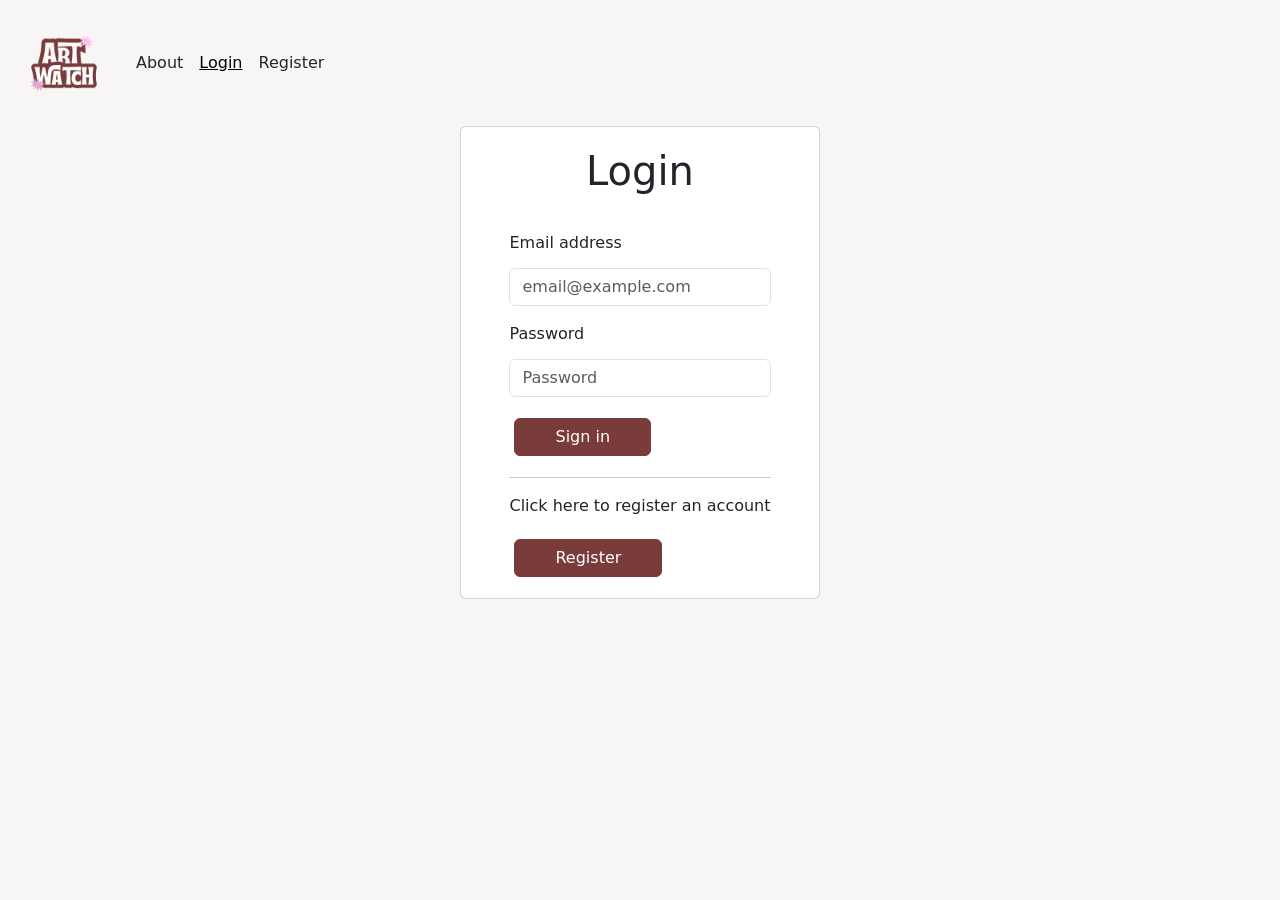
<file: scan.html>
<!DOCTYPE html>
<html lang="en">

<head>
  <meta charset="UTF-8">
  <title>Dashboard</title>
  <link href="https://cdn.jsdelivr.net/npm/bootstrap@5.3.8/dist/css/bootstrap.min.css" rel="stylesheet"
    integrity="sha384-sRIl4kxILFvY47J16cr9ZwB07vP4J8+LH7qKQnuqkuIAvNWLzeN8tE5YBujZqJLB" crossorigin="anonymous">
  <script src="https://cdn.jsdelivr.net/npm/bootstrap@5.3.8/dist/js/bootstrap.bundle.min.js"
    integrity="sha384-FKyoEForCGlyvwx9Hj09JcYn3nv7wiPVlz7YYwJrWVcXK/BmnVDxM+D2scQbITxI"
    crossorigin="anonymous"></script>

  <link rel="stylesheet" href="style.css">

</head>

<body>



  <nav class="navbar navbar-expand-lg bg-body-tertiary">
    <div class="container-fluid">
      <a class="navbar-brand" href="index.html">
        <img src="images/logo.png" alt="Logo" height="100">
      </a>

      <div class="collapse navbar-collapse" id="navbarNav">
        <ul class="navbar-nav">
          <li class="nav-item">
            <a class="nav-link" href="about.html">About</a>
          </li>
          <li class="nav-item">
            <a class="nav-link" href="wm.html">Watermark</a>
          </li>
          <li class="nav-item">
            <a class="nav-link" href="compare.html">Image comparison</a>
          </li>
          <li class="nav-item">
            <a class="nav-link" href="images.html">Images</a>
          </li>
          <li class="nav-item">
            <a class="nav-link active" aria-current="page" href="scan.html">Scan Results</a>
          </li>
          <li class="nav-item">
            <a class="nav-link" href="fgsm.html">Art Protection</a>
          </li>
          <li class="nav-item">
            <a class="nav-link" onclick="logout()">Logout</a>
          </li>
        </ul>
      </div>
    </div>
  </nav>

  <div class="container">
    <section>
      <h2>Scan Results</h2>
      <p>Matches found:</p>
    </section>

    <section>
      <div id="resultsList" class="row"></div>
    </section>

    <p class="text-center" id="message"></p>

  </div>


  <script>
    const token = localStorage.getItem("token");
    if (!token) window.location.href = "login.html";



    async function loadResults() {

      const res = await fetch("http://localhost:5000/scan/results", {
        headers: {
          "Authorization": "Bearer " + token
        },
      });

      const data = await res.json();
      if (res.status === 413 || res.status === 429) {
        alert(data.message);
        return;
      }
      const scanlist = document.getElementById("resultsList");

      if (data.results.length === 0) {
        scanlist.innerHTML = "<p>No results yet. Please scan images</p>";
        return;
      }


      data.results.forEach(img => {
        const div = document.createElement("div");
        div.className = "col-md-4 mb-3";
        div.innerHTML = `
        <div class="card">
            <img src="${img.thumbnail_url}" class="card-img-top">
            <div class="card-body">
                <h6 class="card-title">${img.website_title || "Website Result"}</h6>
                <a href="${img.website_url}" class="btn btn-sm btn-primary" target="_blank">View Link</a>
                
            </div>
        </div>
        `;

        scanlist.appendChild(div);

      })
    }

    function logout() {
      localStorage.removeItem("token");
      window.location.href = "login.html";
    }
    loadResults();
  </script>

</body>

</html>
</file>
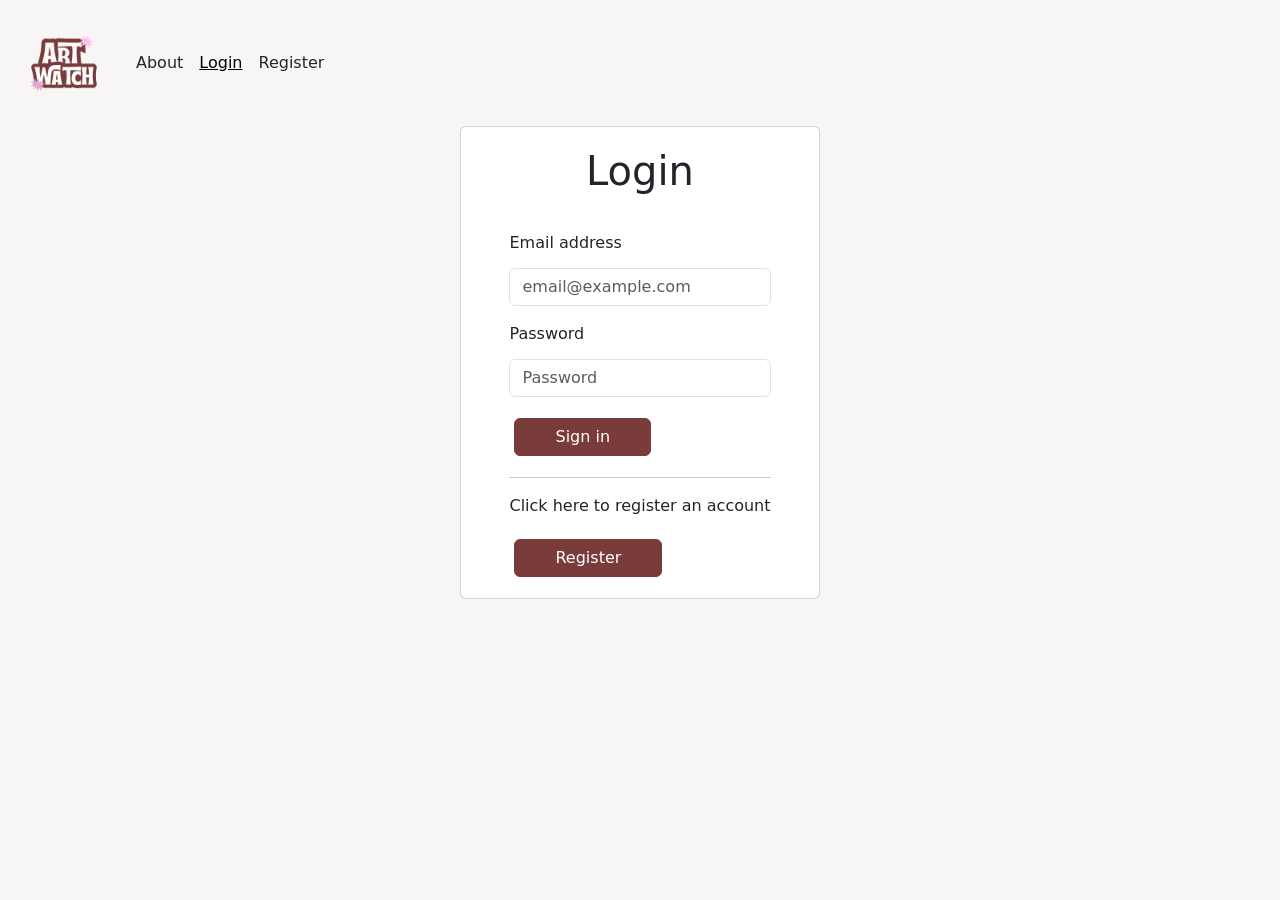
<file: wm.html>
<!DOCTYPE html>
<html lang="en">

<head>
    <meta charset="UTF-8">
    <title>Dashboard</title>
    <link href="https://cdn.jsdelivr.net/npm/bootstrap@5.3.8/dist/css/bootstrap.min.css" rel="stylesheet"
        integrity="sha384-sRIl4kxILFvY47J16cr9ZwB07vP4J8+LH7qKQnuqkuIAvNWLzeN8tE5YBujZqJLB" crossorigin="anonymous">
    <script src="https://cdn.jsdelivr.net/npm/bootstrap@5.3.8/dist/js/bootstrap.bundle.min.js"
        integrity="sha384-FKyoEForCGlyvwx9Hj09JcYn3nv7wiPVlz7YYwJrWVcXK/BmnVDxM+D2scQbITxI"
        crossorigin="anonymous"></script>

    <link rel="stylesheet" href="style.css">

</head>

<body>



    <nav class="navbar navbar-expand-lg bg-body-tertiary">
        <div class="container-fluid">
            <a class="navbar-brand" href="index.html">
                <img src="images/logo.png" alt="Logo" height="100">
            </a>

            <div class="collapse navbar-collapse" id="navbarNav">
                <ul class="navbar-nav">
                    <li class="nav-item">
                        <a class="nav-link" href="about.html">About</a>
                    </li>
                    <li class="nav-item">
                        <a class="nav-link active" aria-current="page" href="wm.html">Watermark</a>
                    </li>
                    <li class="nav-item">
                        <a class="nav-link" href="compare.html">Image comparison</a>
                    </li>
                    <li class="nav-item">
                        <a class="nav-link" href="images.html">Images</a>
                    </li>
                    <li class="nav-item">
                        <a class="nav-link" href="scan.html">Scan Results</a>
                    </li>
                    <li class="nav-item">
                        <a class="nav-link" href="fgsm.html">Art Protection</a>
                    </li>
                    <li class="nav-item">
                        <a class="nav-link" onclick="logout()">Logout</a>
                    </li>
                    <li class="nav-item" id="adminNav">
                    </li>
                </ul>
            </div>
        </div>
    </nav>


    <section>
        <h2>Upload Image</h2>
        <input type="file" id="fileInput"> <!--select image and send it-->
    </section>

    <section>
        <h2>Add Watermark</h2>
        <input type="text" id="watermark" placeholder="Enter text for watermark">
        <select id="method">
            <option value="visible">Visible</option>
            <option value="stego">Steganography</option>
            <option value="dct">DCT</option>
        </select>
    </section>


    <div class="center">
        <div class="btn-group" role="group">
            <button class="btn btn-outline-primary" onclick="encodeImage()">Encode</button>
            <button class="btn btn-outline-primary" onclick="decodeImage()">Decode</button>
            <button class="btn btn-outline-primary" onclick="downloadImage()">Download</button>
        </div>
        <br>
    </div>

    <p class="text-center" id="message"></p>
    <p class="text-center" id="decodedMessage"></p>

    <div class="container">
        <div class="alert alert-warning mx-4 text-center" role="alert">
            Invisible watermark may not recoverable after resize or high quality compression.
        </div>
    </div>

    <section>
        <h2>Preview</h2> <!--image returns image after upload and displays imag -->
        <img id="preview" src="" accept="image/*">
    </section>



    <script>
        const token = localStorage.getItem("token");
        if (!token) window.location.href = "login.html";

        let uploadedFile = null;
        let uploadedFilename = null; //var for upload

        document.getElementById("fileInput").addEventListener("change", async (e) => { //listens for file than file gets hashed and displayed on scree
            uploadedFile = e.target.files[0];

            const formData = new FormData(); //sends file 
            formData.append("file", uploadedFile);

            const res = await fetch("http://localhost:5000/upload-image", {
                method: "POST",
                body: formData,
                headers: {
                    "Authorization": "Bearer " + token
                },
            });

            const data = await res.json(); //returns hashed file
            if (res.status === 413 || res.status === 429) {
                alert(data.message);
                return;
            }

            uploadedFilename = data.hash + "." + uploadedFile.name.split(".").pop();
            document.getElementById("preview").src = `http://localhost:5000/images/${uploadedFilename}`; //update preieview with image uploaded
        });



        async function encodeImage() {
            const watermark = document.getElementById("watermark").value; //get watermark and metod
            const method = document.getElementById("method").value;

            if (!uploadedFilename) { alert("upload an image first"); return; }
            const res = await fetch(`http://localhost:5000/${method === "visible" ? "visible_encode" : method === "stego" ? "encode_steganography" : "dct_encode"}`, {
                method: "POST", //ffuntcion baased on fucntion selected
                headers: {
                    "Content-Type": "application/json",
                    "Authorization": "Bearer " + token
                },
                body: JSON.stringify({ name: uploadedFilename, watermark })
            });
            const data = await res.json();
            document.getElementById("message").innerText = data.message || data.error;
        }

        async function decodeImage() {
            if (!uploadedFilename) { alert("upload an image first"); return; } //if no file alert pops

            const method = document.getElementById("method").value; //fucntion based on what selected
            const res = await fetch(`http://localhost:5000/${method === "stego" ? "steganography_decode" : "dct_decode"}`, {
                method: "POST",
                headers: {
                    "Content-Type": "application/json",
                    "Authorization": "Bearer " + token
                },
                body: JSON.stringify({ name: uploadedFilename })
            });

            const data = await res.json();

            if (data.decoded_watermark) { //if decoded return watermark else return error
                document.getElementById("decodedMessage").innerText = "Decoded: " + data.decoded_watermark;
            } else {
                document.getElementById("decodedMessage").innerText = data.message || data.error;
            }
        }

        async function downloadImage() { //must upload image
            if (!uploadedFilename) { alert("Upload an image first"); return; }

            const res = await fetch("http://localhost:5000/download_image", { //send to backend to download edited image
                method: "POST",
                headers: {
                    "Content-Type": "application/json"
                },
                body: JSON.stringify({ name: uploadedFilename })
            });

            const blob = await res.blob(); //contains file in binary form

            const url = window.URL.createObjectURL(blob); //convert binary to temp download
            //hidden anochor tag
            const link = document.createElement("a");
            link.href = url;
            link.download = uploadedFilename; //save using hashed name
            link.click(); //autoclicks link
            window.URL.revokeObjectURL(url); //clears temp link
        }

        function logout() {
            localStorage.removeItem("token");
            window.location.href = "login.html";
        }


        async function showAdminLink() {
            const res = await fetch("http://localhost:5000/check-perms", {
                headers: {
                    "Authorization": "Bearer " + token
                },
            });
            const data = await res.json();

            if (data.is_admin) {
                document.getElementById("adminNav").innerHTML = `<a class="nav-link" href="admin.html">Admin</a>`
            }
        }
        showAdminLink();
    </script>

</body>

</html>
</file>
<file: style.css>
body {
    background:#f8f5f5; 
    color: #262626;
    margin: 0;
    padding: 0;
}

h1, h2 { /*style for h1/h2*/
    text-align: center; /*centtered*/
    margin: 20px 0;
}

button { /*button styling*/
    padding: 10px 20px;
    margin: 5px;
    border-radius: 6px;
    cursor: pointer;
    background-color: #7a3b3b;
    color: white;
    font-size: 16px;
    transition: 0.3s; /*transition time*/
}


button:hover {
    background-color: #fceed1;
}

#loginMsg{
	position:center;
	color:red;
	text-align: center;
}

#registerMsg{
	position:center;
	color:red;
	text-align: center;
}

#otpMsg{
	color:red;
}

input, select { /*styling for input/select*/
    padding: 8px;
    margin: 5px;
    border-radius: 4px;
    border: 1px solid #CCCCCC;
    width: 200px;
    display: block;
    margin-left: auto;
    margin-right: auto;
}



section { /*space  above and below*/
    margin: 20px auto;
    text-align: center;
}

#preview {
    max-width: 400px;
    max-height: 400px;
    margin-top: 20px; 
    border: 2px solid #7a3b3b;
    border-radius: 10px;
}

#preview-fgsm {
    border: 2px solid #7a3b3b;
    border-radius: 4px;
}

#preview1, #preview2{
    max-width: 300px;
    max-height: 300px;
    margin:10px;
    padding-right: 0%;
    padding-left: 0%;
    border: 2px solid #7a3b3b;
    border-radius:4px;
}


.result-block img {
    max-width: 600px;
    max-height: 600px;
    margin-left: auto;
    margin-right: auto;
    border: 2px solid #7a3b3b;
    border-radius:4px;
}

.image-lib{
    max-width: 100%;
    max-height: 300px;
    border: 2px solid #7a3b3b;
    border-radius:4px;
}


.btn-group .btn {
    padding-left: 30px;
    padding-right: 30px;
}


.btn-outline-primary {
    background: #7a3b3b !important; 
	color: #f8f5f5 !important;
	border-color: transparent !important;
}

.btn-outline-primary:hover {
    background-color: #af8989 !important;
    border-color: transparent !important;
}

.nav-link {
    color: #262626;
}


.nav-link:hover {
    text-decoration: underline;
    color: #575757;
}


.navbar-brand{
	color:#7a3b3b;
}

.bg-body-tertiary {
    background-color: #f8f5f5 !important;
}

.center{
    display: flex;
    justify-content: center;
    align-items: center;
}

.card-img-top{
    height: 300px;
    object-fit: cover;
}

.card-center {
    display: flex;
    justify-content: center;
    align-items: center;
    
}



.card .btn.btn-primary {
    background-color: #7a3b3b;
    border-color: #7a3b3b;
	padding-left: 40px;
    padding-right: 40px;
}

.card .btn.btn-primary:hover {
    background-color: #af8989;
    border-color: #af8989;
}

.nav-link.active{
	text-decoration: underline;
}
</file>
